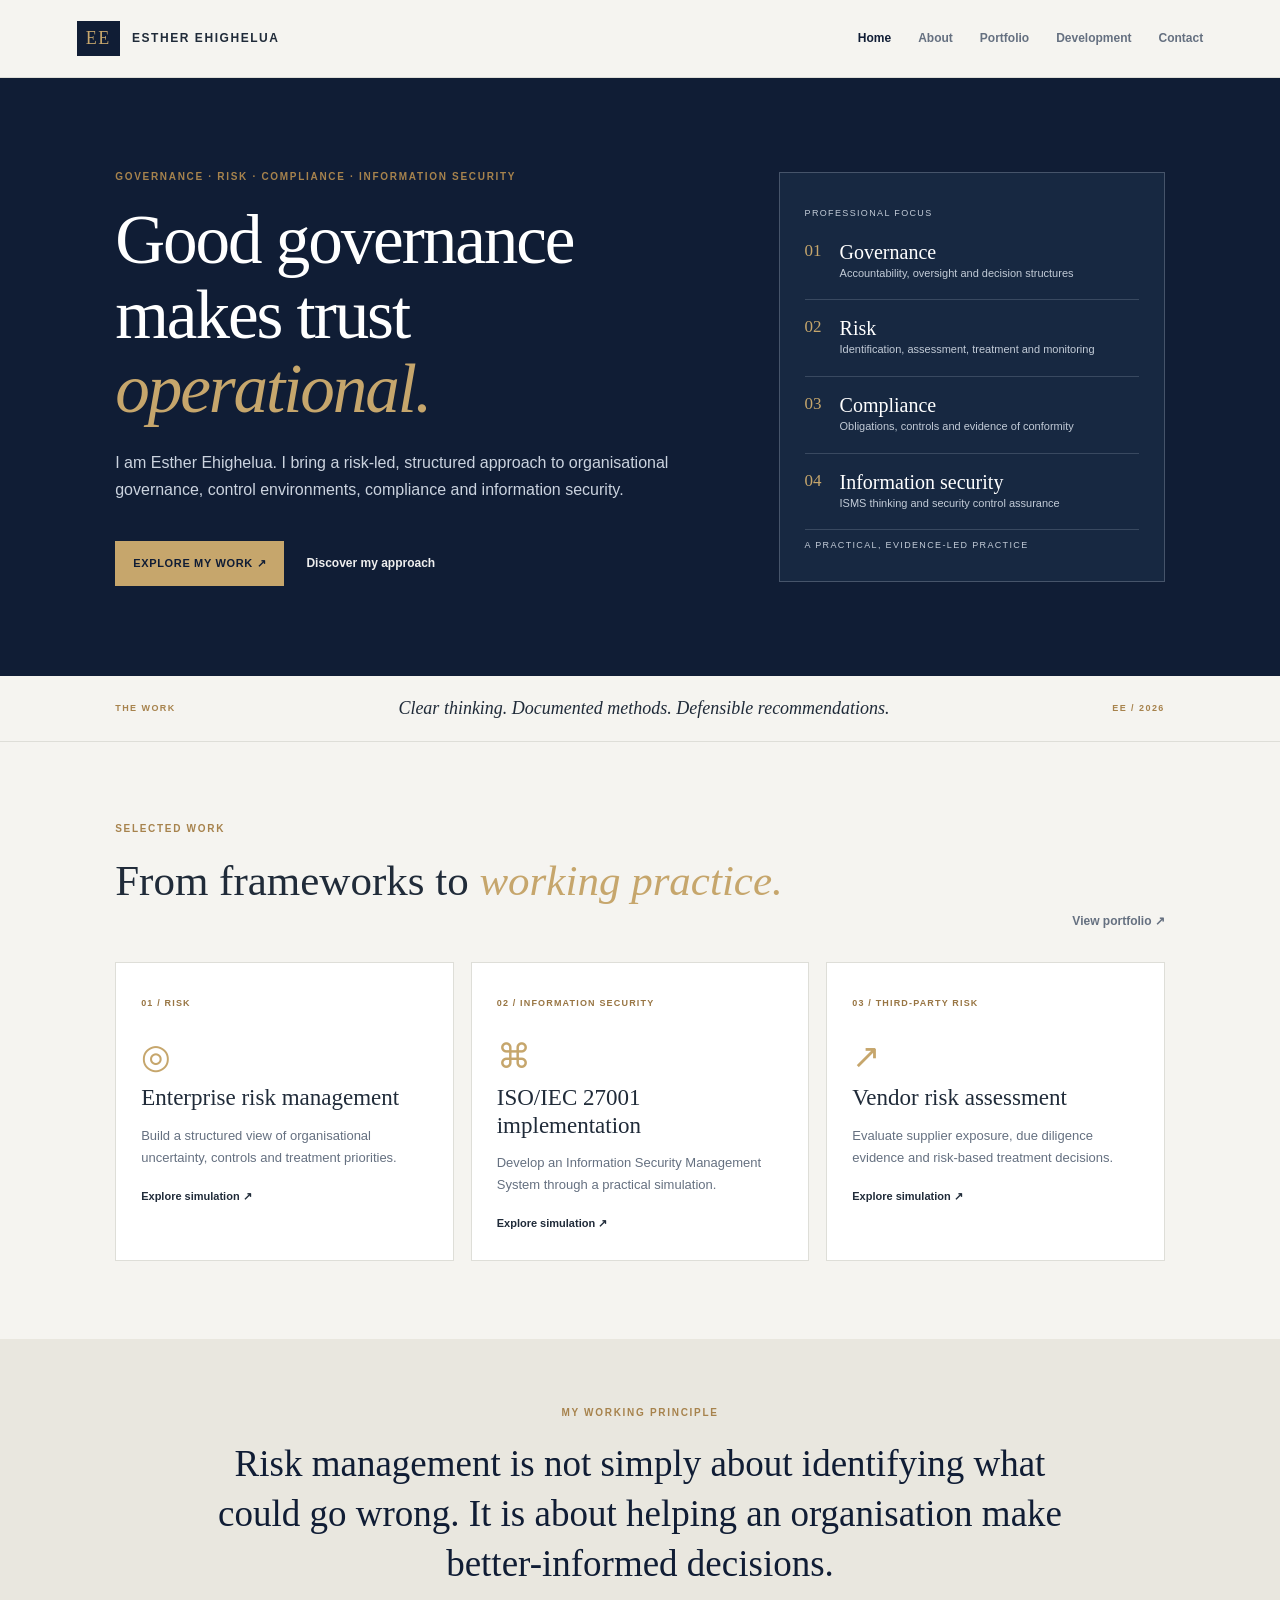
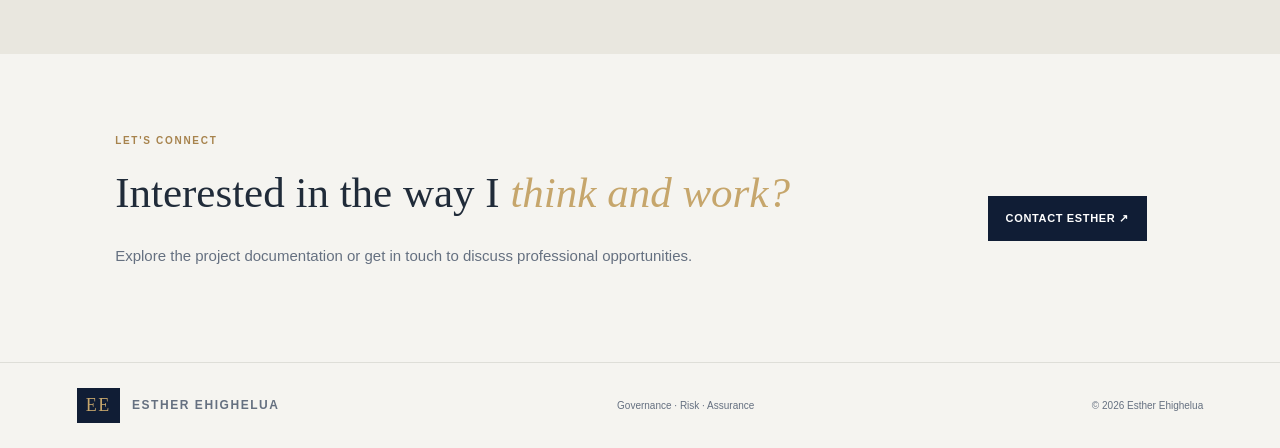
<file: index.html>
<!doctype html><html lang="en"><head><meta charset="utf-8"><meta name="viewport" content="width=device-width,initial-scale=1"><meta name="description" content="Esther Ehighelua's portfolio in governance, risk, compliance and information security."><title>Esther Ehighelua | Governance, Risk & Assurance</title><link rel="stylesheet" href="assets/css/style.css"></head><body><header><a class="brand" href="index.html"><b>EE</b> ESTHER EHIGHELUA</a><button class="menu" aria-label="Toggle menu">☰</button><nav><a class="active" href="index.html">Home</a><a href="about.html">About</a><a href="portfolio.html">Portfolio</a><a href="development.html">Development</a><a href="contact.html">Contact</a></nav></header><main><section class="hero"><div><label>GOVERNANCE · RISK · COMPLIANCE · INFORMATION SECURITY</label><h1>Good governance makes trust <i>operational.</i></h1><p>I am Esther Ehighelua. I bring a risk-led, structured approach to organisational governance, control environments, compliance and information security.</p><a class="btn" href="portfolio.html">EXPLORE MY WORK ↗</a> <a class="link" href="about.html">Discover my approach</a></div><aside><small>PROFESSIONAL FOCUS</small><article><em>01</em><div><strong>Governance</strong><span>Accountability, oversight and decision structures</span></div></article><article><em>02</em><div><strong>Risk</strong><span>Identification, assessment, treatment and monitoring</span></div></article><article><em>03</em><div><strong>Compliance</strong><span>Obligations, controls and evidence of conformity</span></div></article><article><em>04</em><div><strong>Information security</strong><span>ISMS thinking and security control assurance</span></div></article><small>A PRACTICAL, EVIDENCE-LED PRACTICE</small></aside></section><div class="ribbon"><b>THE WORK</b><span>Clear thinking. Documented methods. Defensible recommendations.</span><b>EE / 2026</b></div><section class="section"><div class="heading"><div><label>SELECTED WORK</label><h2>From frameworks to <i>working practice.</i></h2></div><a class="link" href="portfolio.html">View portfolio ↗</a></div><div class="cards"><a class="card" href="projects/nexora-enterprise-risk.html"><small>01 / RISK</small><div class="symbol">◎</div><h3>Enterprise risk management</h3><p>Build a structured view of organisational uncertainty, controls and treatment priorities.</p><b>Explore simulation ↗</b></a><a class="card" href="projects/nexora-iso27001.html"><small>02 / INFORMATION SECURITY</small><div class="symbol">⌘</div><h3>ISO/IEC 27001 implementation</h3><p>Develop an Information Security Management System through a practical simulation.</p><b>Explore simulation ↗</b></a><a class="card" href="projects/nexora-third-party-risk.html"><small>03 / THIRD-PARTY RISK</small><div class="symbol">↗</div><h3>Vendor risk assessment</h3><p>Evaluate supplier exposure, due diligence evidence and risk-based treatment decisions.</p><b>Explore simulation ↗</b></a></div></section><section class="quote"><label>MY WORKING PRINCIPLE</label><blockquote>Risk management is not simply about identifying what could go wrong. It is about helping an organisation make better-informed decisions.</blockquote></section><section class="section closing"><div><label>LET'S CONNECT</label><h2>Interested in the way I <i>think and work?</i></h2><p>Explore the project documentation or get in touch to discuss professional opportunities.</p></div><a class="btn dark" href="contact.html">CONTACT ESTHER ↗</a></section></main><footer><a class="brand" href="index.html"><b>EE</b> ESTHER EHIGHELUA</a><span>Governance · Risk · Assurance</span><span>© 2026 Esther Ehighelua</span></footer><script src="assets/js/main.js"></script></body></html>
</file>
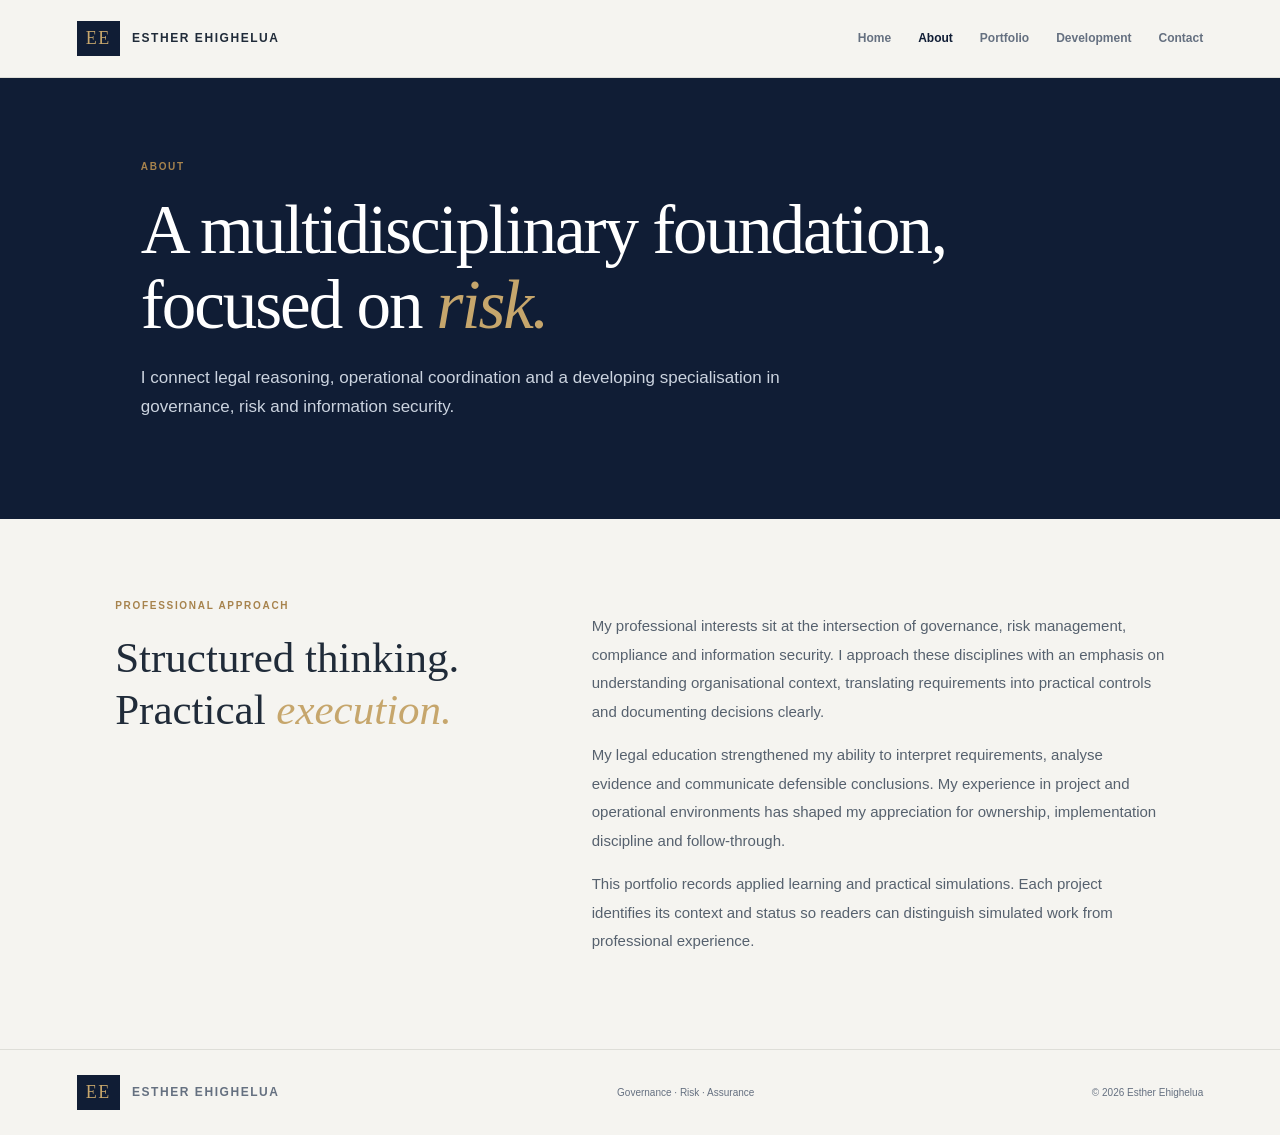
<file: about.html>
<!doctype html><html lang="en"><head><meta charset="utf-8"><meta name="viewport" content="width=device-width,initial-scale=1"><title>About | Esther Ehighelua</title><link rel="stylesheet" href="assets/css/style.css"></head><body><header><a class="brand" href="index.html"><b>EE</b> ESTHER EHIGHELUA</a><button class="menu">☰</button><nav><a href="index.html">Home</a><a class="active" href="about.html">About</a><a href="portfolio.html">Portfolio</a><a href="development.html">Development</a><a href="contact.html">Contact</a></nav></header><main><section class="pagehero"><label>ABOUT</label><h1>A multidisciplinary foundation, focused on <i>risk.</i></h1><p>I connect legal reasoning, operational coordination and a developing specialisation in governance, risk and information security.</p></section><section class="section split"><div><label>PROFESSIONAL APPROACH</label><h2>Structured thinking. Practical <i>execution.</i></h2></div><div><p>My professional interests sit at the intersection of governance, risk management, compliance and information security. I approach these disciplines with an emphasis on understanding organisational context, translating requirements into practical controls and documenting decisions clearly.</p><p>My legal education strengthened my ability to interpret requirements, analyse evidence and communicate defensible conclusions. My experience in project and operational environments has shaped my appreciation for ownership, implementation discipline and follow-through.</p><p>This portfolio records applied learning and practical simulations. Each project identifies its context and status so readers can distinguish simulated work from professional experience.</p></div></section></main><footer><a class="brand" href="index.html"><b>EE</b> ESTHER EHIGHELUA</a><span>Governance · Risk · Assurance</span><span>© 2026 Esther Ehighelua</span></footer><script src="assets/js/main.js"></script></body></html>
</file>
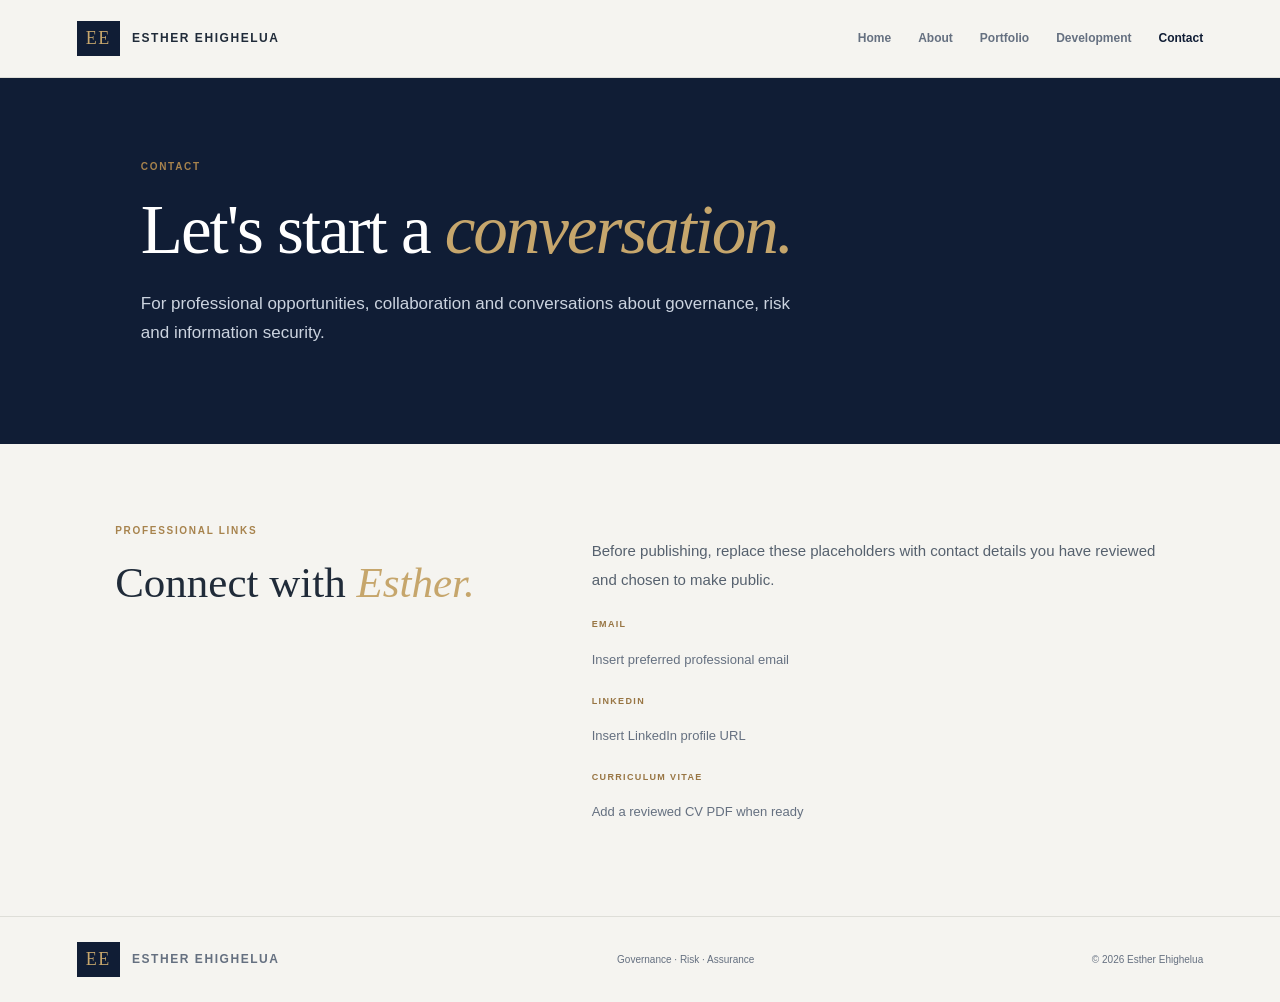
<file: contact.html>
<!doctype html><html lang="en"><head><meta charset="utf-8"><meta name="viewport" content="width=device-width,initial-scale=1"><title>Contact | Esther Ehighelua</title><link rel="stylesheet" href="assets/css/style.css"></head><body><header><a class="brand" href="index.html"><b>EE</b> ESTHER EHIGHELUA</a><button class="menu">☰</button><nav><a href="index.html">Home</a><a href="about.html">About</a><a href="portfolio.html">Portfolio</a><a href="development.html">Development</a><a class="active" href="contact.html">Contact</a></nav></header><main><section class="pagehero"><label>CONTACT</label><h1>Let's start a <i>conversation.</i></h1><p>For professional opportunities, collaboration and conversations about governance, risk and information security.</p></section><section class="section split"><div><label>PROFESSIONAL LINKS</label><h2>Connect with <i>Esther.</i></h2></div><div><p>Before publishing, replace these placeholders with contact details you have reviewed and chosen to make public.</p><div class="detail"><small>EMAIL</small><p>Insert preferred professional email</p></div><div class="detail"><small>LINKEDIN</small><p>Insert LinkedIn profile URL</p></div><div class="detail"><small>CURRICULUM VITAE</small><p>Add a reviewed CV PDF when ready</p></div></div></section></main><footer><a class="brand" href="index.html"><b>EE</b> ESTHER EHIGHELUA</a><span>Governance · Risk · Assurance</span><span>© 2026 Esther Ehighelua</span></footer><script src="assets/js/main.js"></script></body></html>
</file>
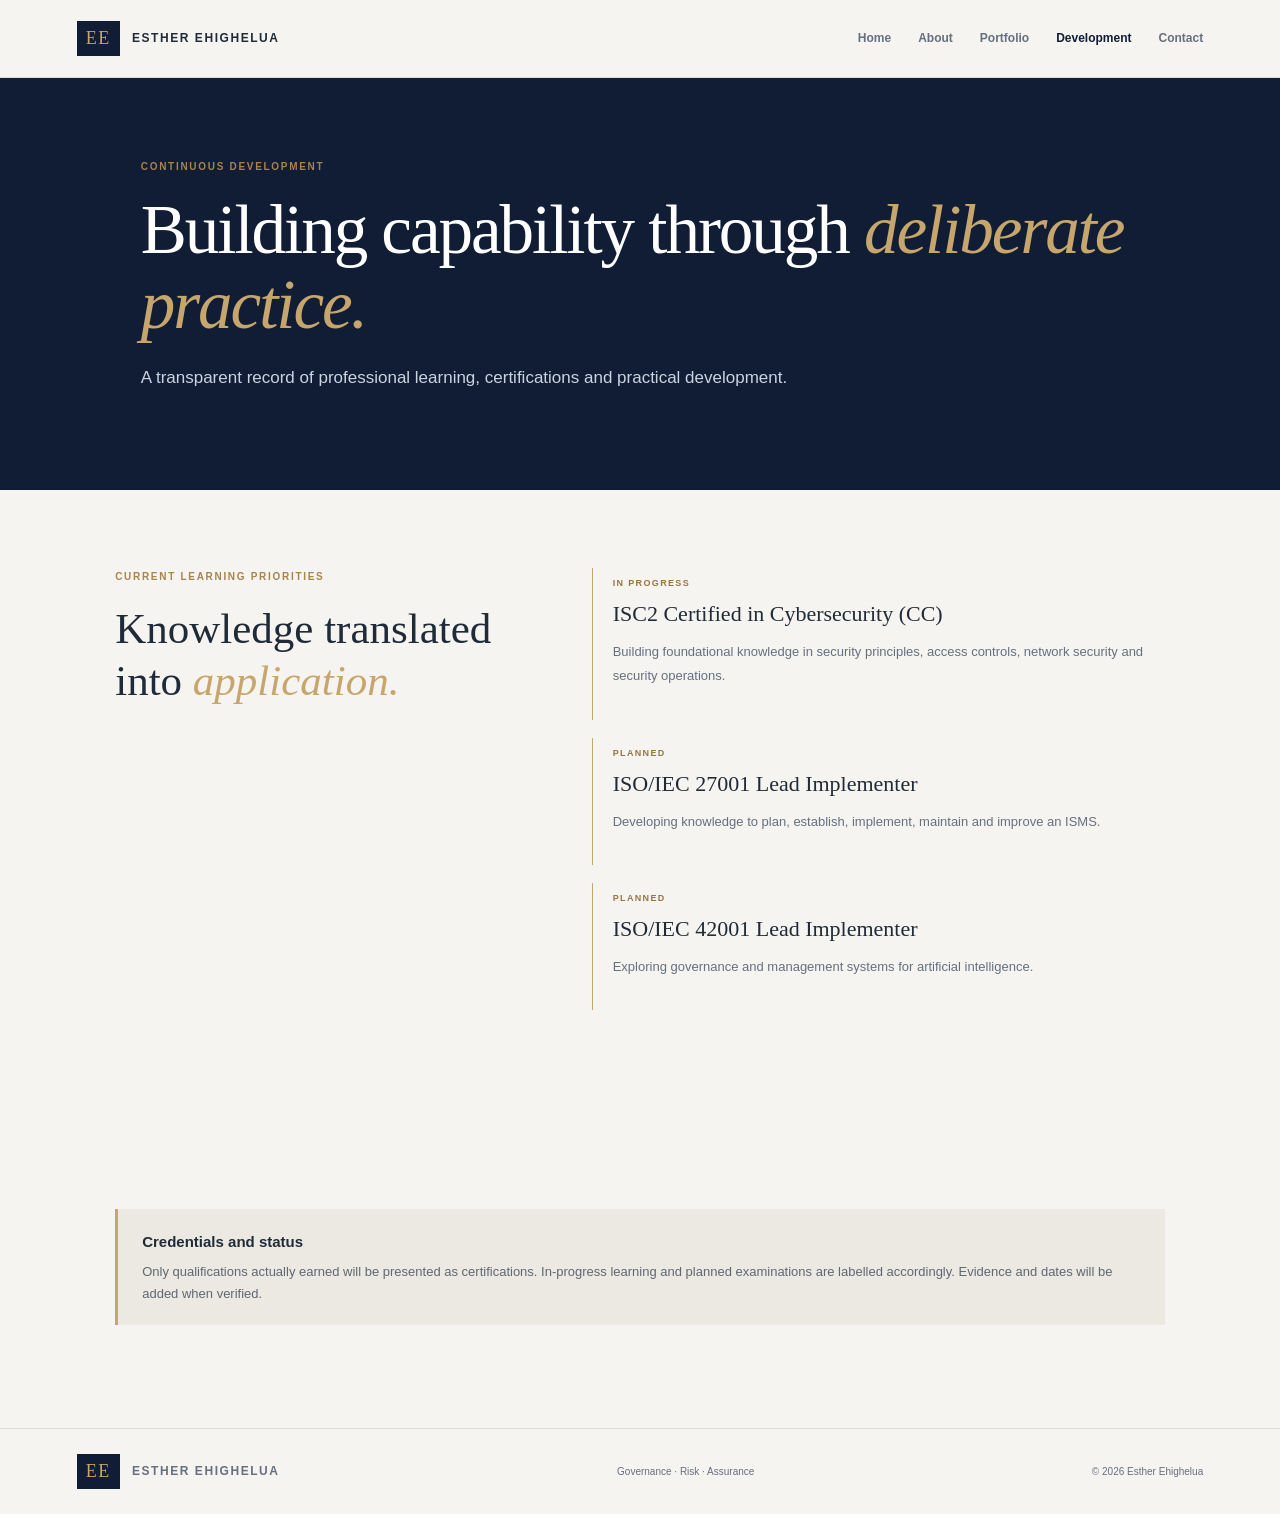
<file: development.html>
<!doctype html><html lang="en"><head><meta charset="utf-8"><meta name="viewport" content="width=device-width,initial-scale=1"><title>Development | Esther Ehighelua</title><link rel="stylesheet" href="assets/css/style.css"></head><body><header><a class="brand" href="index.html"><b>EE</b> ESTHER EHIGHELUA</a><button class="menu">☰</button><nav><a href="index.html">Home</a><a href="about.html">About</a><a href="portfolio.html">Portfolio</a><a class="active" href="development.html">Development</a><a href="contact.html">Contact</a></nav></header><main><section class="pagehero"><label>CONTINUOUS DEVELOPMENT</label><h1>Building capability through <i>deliberate practice.</i></h1><p>A transparent record of professional learning, certifications and practical development.</p></section><section class="section split"><div><label>CURRENT LEARNING PRIORITIES</label><h2>Knowledge translated into <i>application.</i></h2></div><div class="timeline"><article><small>IN PROGRESS</small><h3>ISC2 Certified in Cybersecurity (CC)</h3><p>Building foundational knowledge in security principles, access controls, network security and security operations.</p></article><article><small>PLANNED</small><h3>ISO/IEC 27001 Lead Implementer</h3><p>Developing knowledge to plan, establish, implement, maintain and improve an ISMS.</p></article><article><small>PLANNED</small><h3>ISO/IEC 42001 Lead Implementer</h3><p>Exploring governance and management systems for artificial intelligence.</p></article></div></section><section class="section"><div class="notice"><b>Credentials and status</b><p>Only qualifications actually earned will be presented as certifications. In-progress learning and planned examinations are labelled accordingly. Evidence and dates will be added when verified.</p></div></section></main><footer><a class="brand" href="index.html"><b>EE</b> ESTHER EHIGHELUA</a><span>Governance · Risk · Assurance</span><span>© 2026 Esther Ehighelua</span></footer><script src="assets/js/main.js"></script></body></html>
</file>
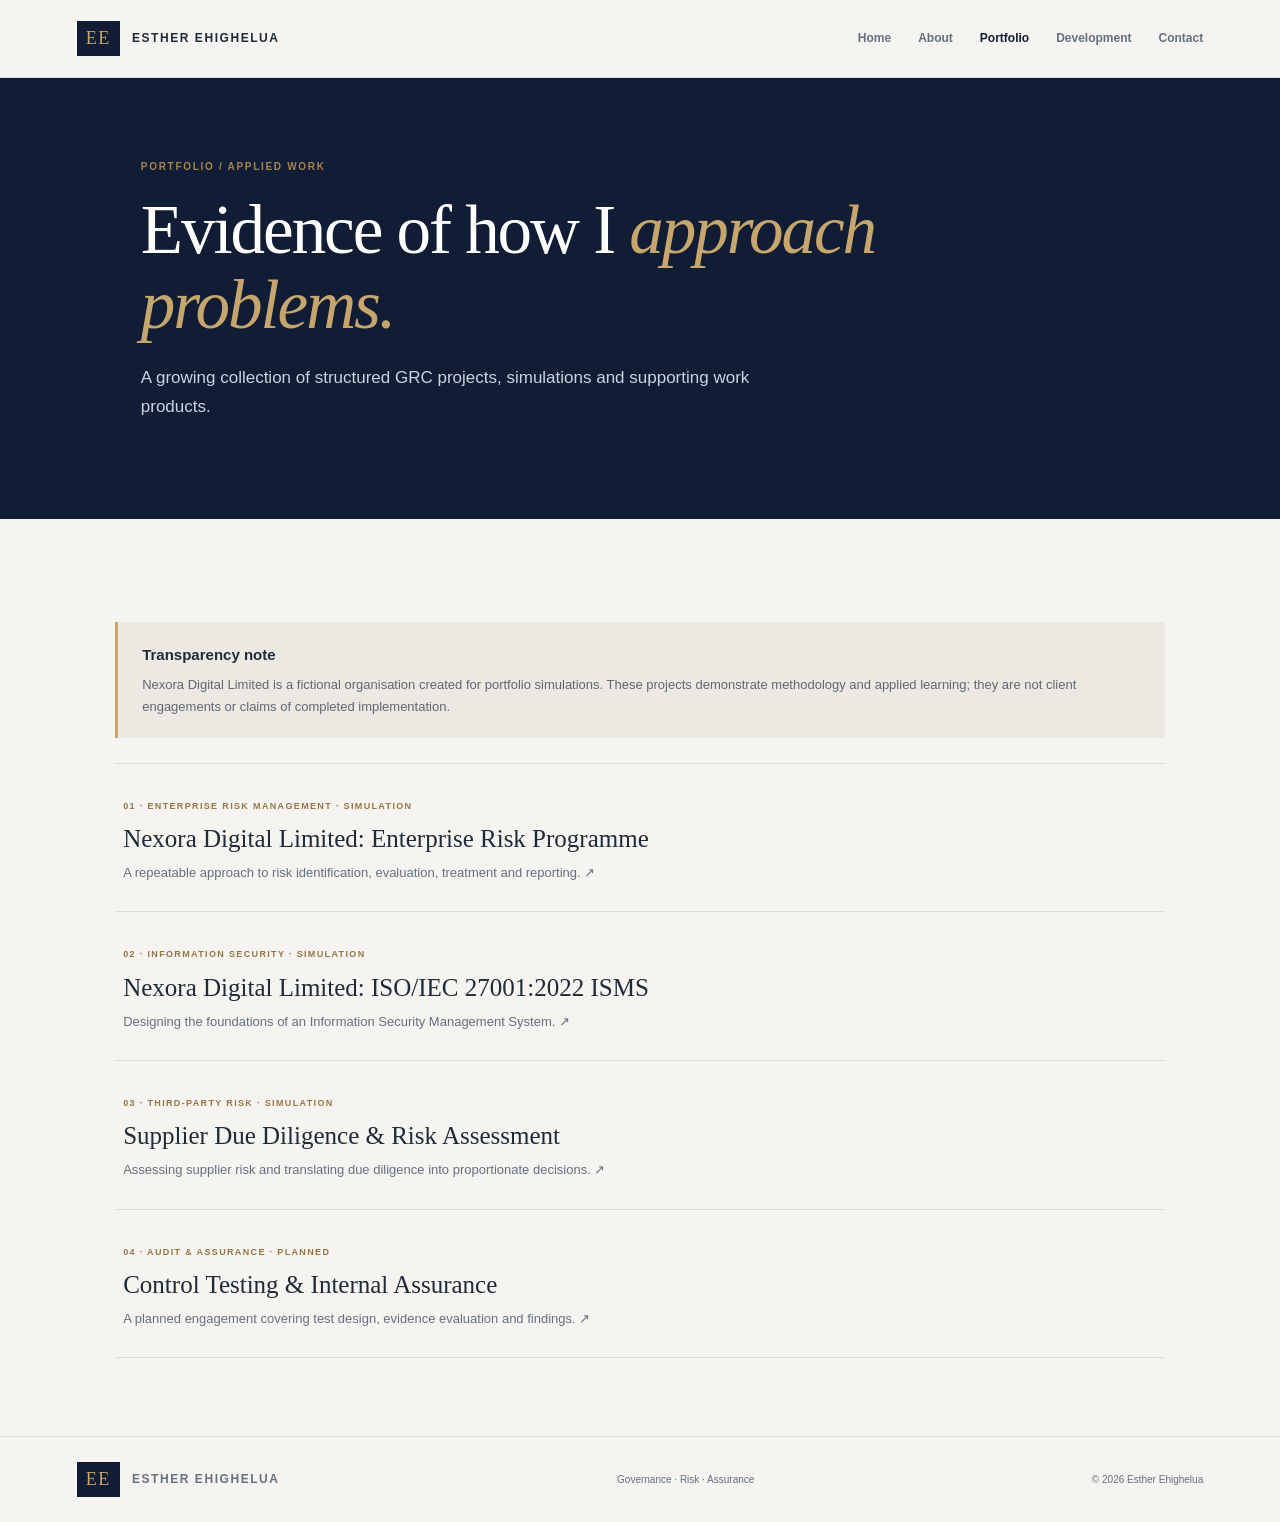
<file: portfolio.html>
<!doctype html><html lang="en"><head><meta charset="utf-8"><meta name="viewport" content="width=device-width,initial-scale=1"><title>Portfolio | Esther Ehighelua</title><link rel="stylesheet" href="assets/css/style.css"></head><body><header><a class="brand" href="index.html"><b>EE</b> ESTHER EHIGHELUA</a><button class="menu">☰</button><nav><a href="index.html">Home</a><a href="about.html">About</a><a class="active" href="portfolio.html">Portfolio</a><a href="development.html">Development</a><a href="contact.html">Contact</a></nav></header><main><section class="pagehero"><label>PORTFOLIO / APPLIED WORK</label><h1>Evidence of how I <i>approach problems.</i></h1><p>A growing collection of structured GRC projects, simulations and supporting work products.</p></section><section class="section"><div class="notice"><b>Transparency note</b><p>Nexora Digital Limited is a fictional organisation created for portfolio simulations. These projects demonstrate methodology and applied learning; they are not client engagements or claims of completed implementation.</p></div><div class="project"><a href="projects/nexora-enterprise-risk.html"><small>01 · ENTERPRISE RISK MANAGEMENT · SIMULATION</small><h2>Nexora Digital Limited: Enterprise Risk Programme</h2><p>A repeatable approach to risk identification, evaluation, treatment and reporting. ↗</p></a><a href="projects/nexora-iso27001.html"><small>02 · INFORMATION SECURITY · SIMULATION</small><h2>Nexora Digital Limited: ISO/IEC 27001:2022 ISMS</h2><p>Designing the foundations of an Information Security Management System. ↗</p></a><a href="projects/nexora-third-party-risk.html"><small>03 · THIRD-PARTY RISK · SIMULATION</small><h2>Supplier Due Diligence & Risk Assessment</h2><p>Assessing supplier risk and translating due diligence into proportionate decisions. ↗</p></a><a href="projects/nexora-control-assurance.html"><small>04 · AUDIT & ASSURANCE · PLANNED</small><h2>Control Testing & Internal Assurance</h2><p>A planned engagement covering test design, evidence evaluation and findings. ↗</p></a></div></section></main><footer><a class="brand" href="index.html"><b>EE</b> ESTHER EHIGHELUA</a><span>Governance · Risk · Assurance</span><span>© 2026 Esther Ehighelua</span></footer><script src="assets/js/main.js"></script></body></html>
</file>
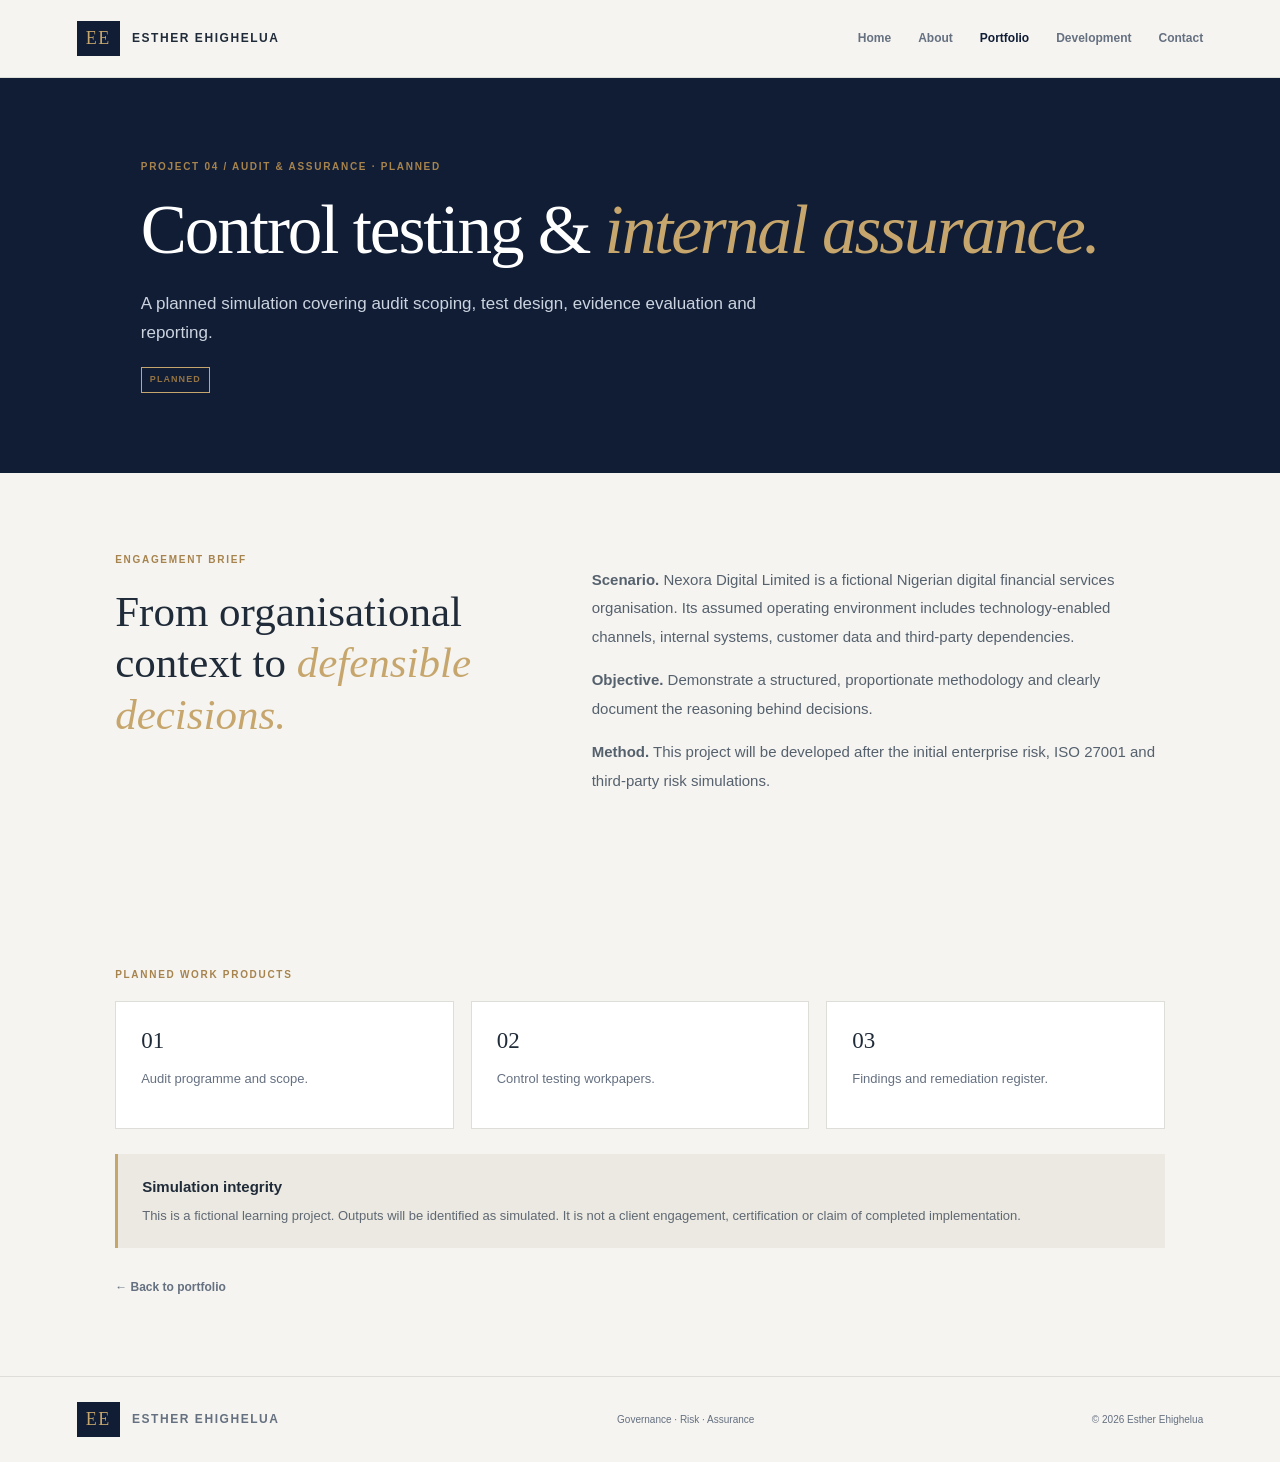
<file: projects/nexora-control-assurance.html>
<!doctype html><html lang="en"><head><meta charset="utf-8"><meta name="viewport" content="width=device-width,initial-scale=1"><title>GRC Project | Esther Ehighelua</title><link rel="stylesheet" href="../assets/css/style.css"></head><body><header><a class="brand" href="../index.html"><b>EE</b> ESTHER EHIGHELUA</a><button class="menu">☰</button><nav><a href="../index.html">Home</a><a href="../about.html">About</a><a class="active" href="../portfolio.html">Portfolio</a><a href="../development.html">Development</a><a href="../contact.html">Contact</a></nav></header><main><section class="pagehero"><label>PROJECT 04 / AUDIT & ASSURANCE · PLANNED</label><h1>Control testing & <i>internal assurance.</i></h1><p>A planned simulation covering audit scoping, test design, evidence evaluation and reporting.</p><span class="status">PLANNED</span></section><section class="section split"><div><label>ENGAGEMENT BRIEF</label><h2>From organisational context to <i>defensible decisions.</i></h2></div><div><p><b>Scenario.</b> Nexora Digital Limited is a fictional Nigerian digital financial services organisation. Its assumed operating environment includes technology-enabled channels, internal systems, customer data and third-party dependencies.</p><p><b>Objective.</b> Demonstrate a structured, proportionate methodology and clearly document the reasoning behind decisions.</p><p><b>Method.</b> This project will be developed after the initial enterprise risk, ISO 27001 and third-party risk simulations.</p></div></section><section class="section"><label>PLANNED WORK PRODUCTS</label><div class="cards"><div class="plain"><h3>01</h3><p>Audit programme and scope.</p></div><div class="plain"><h3>02</h3><p>Control testing workpapers.</p></div><div class="plain"><h3>03</h3><p>Findings and remediation register.</p></div></div><div class="notice"><b>Simulation integrity</b><p>This is a fictional learning project. Outputs will be identified as simulated. It is not a client engagement, certification or claim of completed implementation.</p></div><a class="link" href="../portfolio.html">← Back to portfolio</a></section></main><footer><a class="brand" href="../index.html"><b>EE</b> ESTHER EHIGHELUA</a><span>Governance · Risk · Assurance</span><span>© 2026 Esther Ehighelua</span></footer><script src="../assets/js/main.js"></script></body></html>
</file>
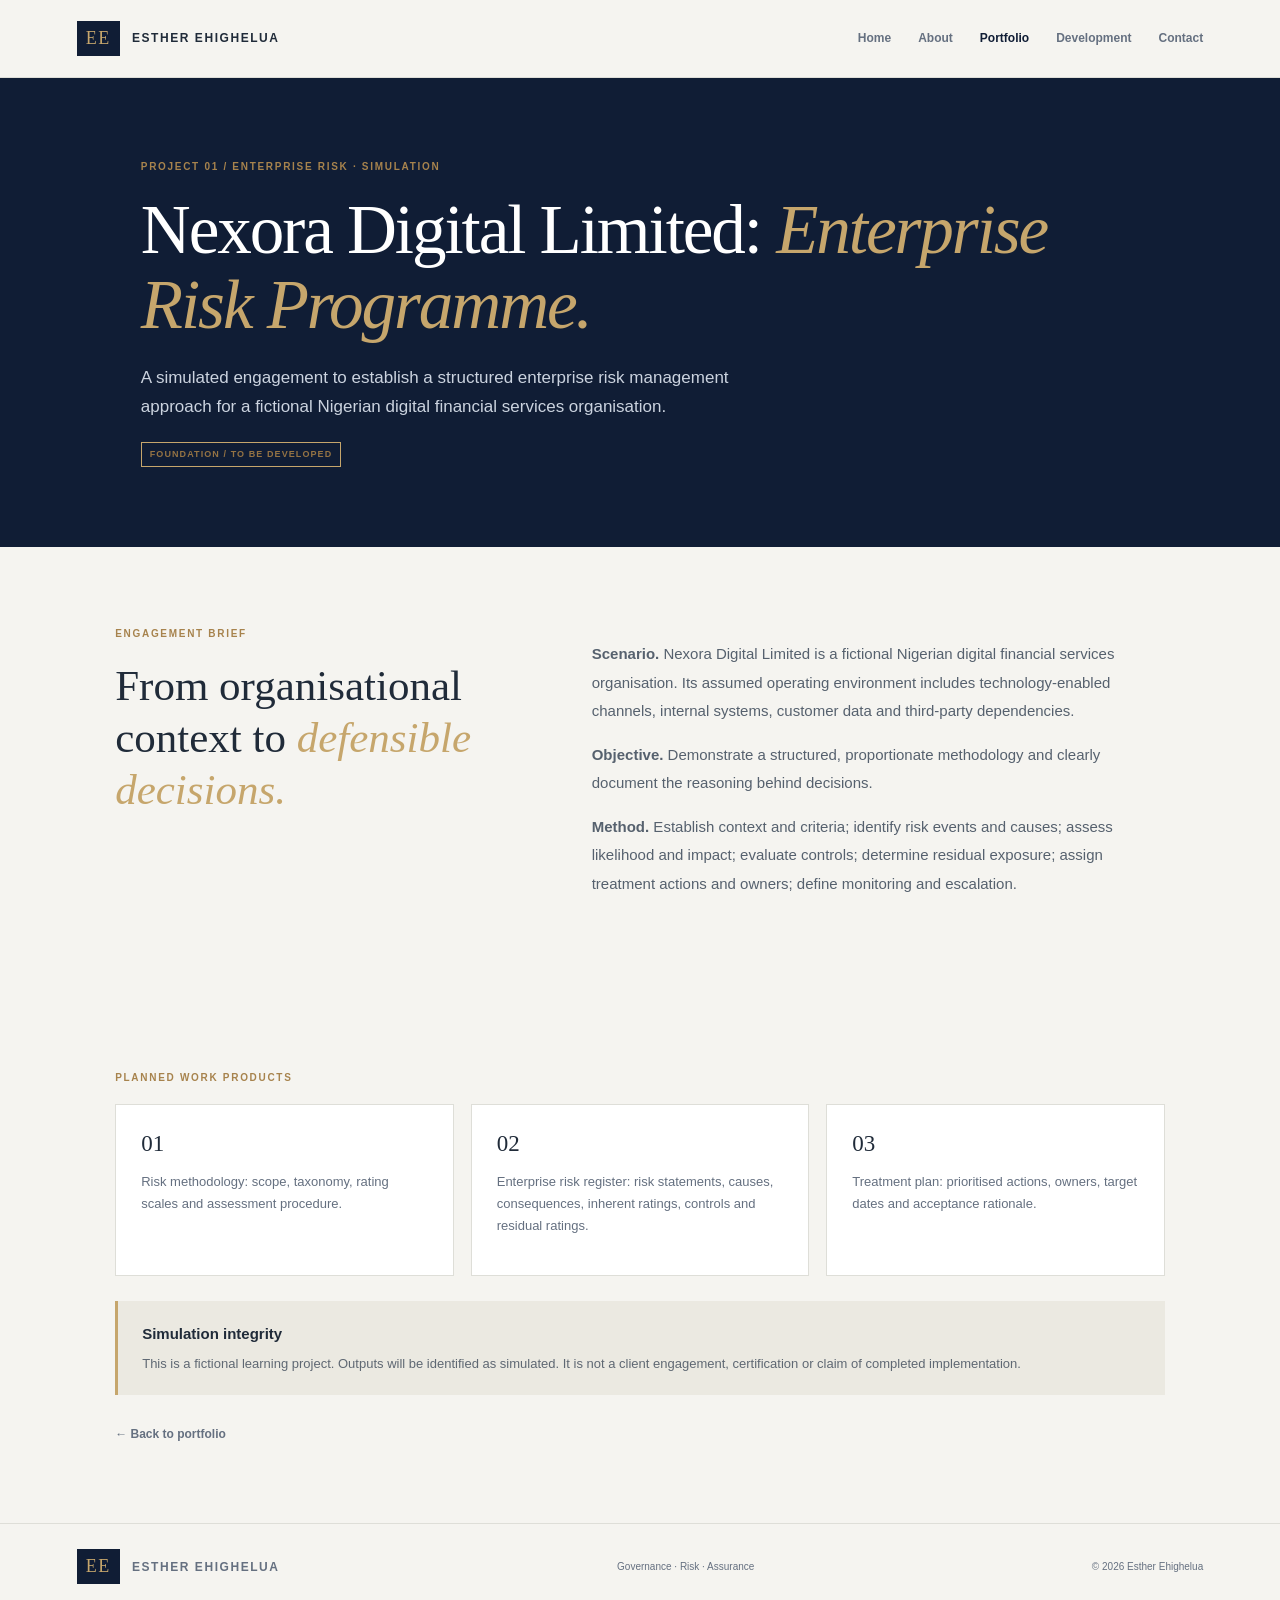
<file: projects/nexora-enterprise-risk.html>
<!doctype html><html lang="en"><head><meta charset="utf-8"><meta name="viewport" content="width=device-width,initial-scale=1"><title>GRC Project | Esther Ehighelua</title><link rel="stylesheet" href="../assets/css/style.css"></head><body><header><a class="brand" href="../index.html"><b>EE</b> ESTHER EHIGHELUA</a><button class="menu">☰</button><nav><a href="../index.html">Home</a><a href="../about.html">About</a><a class="active" href="../portfolio.html">Portfolio</a><a href="../development.html">Development</a><a href="../contact.html">Contact</a></nav></header><main><section class="pagehero"><label>PROJECT 01 / ENTERPRISE RISK · SIMULATION</label><h1>Nexora Digital Limited: <i>Enterprise Risk Programme.</i></h1><p>A simulated engagement to establish a structured enterprise risk management approach for a fictional Nigerian digital financial services organisation.</p><span class="status">FOUNDATION / TO BE DEVELOPED</span></section><section class="section split"><div><label>ENGAGEMENT BRIEF</label><h2>From organisational context to <i>defensible decisions.</i></h2></div><div><p><b>Scenario.</b> Nexora Digital Limited is a fictional Nigerian digital financial services organisation. Its assumed operating environment includes technology-enabled channels, internal systems, customer data and third-party dependencies.</p><p><b>Objective.</b> Demonstrate a structured, proportionate methodology and clearly document the reasoning behind decisions.</p><p><b>Method.</b> Establish context and criteria; identify risk events and causes; assess likelihood and impact; evaluate controls; determine residual exposure; assign treatment actions and owners; define monitoring and escalation.</p></div></section><section class="section"><label>PLANNED WORK PRODUCTS</label><div class="cards"><div class="plain"><h3>01</h3><p>Risk methodology: scope, taxonomy, rating scales and assessment procedure.</p></div><div class="plain"><h3>02</h3><p>Enterprise risk register: risk statements, causes, consequences, inherent ratings, controls and residual ratings.</p></div><div class="plain"><h3>03</h3><p>Treatment plan: prioritised actions, owners, target dates and acceptance rationale.</p></div></div><div class="notice"><b>Simulation integrity</b><p>This is a fictional learning project. Outputs will be identified as simulated. It is not a client engagement, certification or claim of completed implementation.</p></div><a class="link" href="../portfolio.html">← Back to portfolio</a></section></main><footer><a class="brand" href="../index.html"><b>EE</b> ESTHER EHIGHELUA</a><span>Governance · Risk · Assurance</span><span>© 2026 Esther Ehighelua</span></footer><script src="../assets/js/main.js"></script></body></html>
</file>
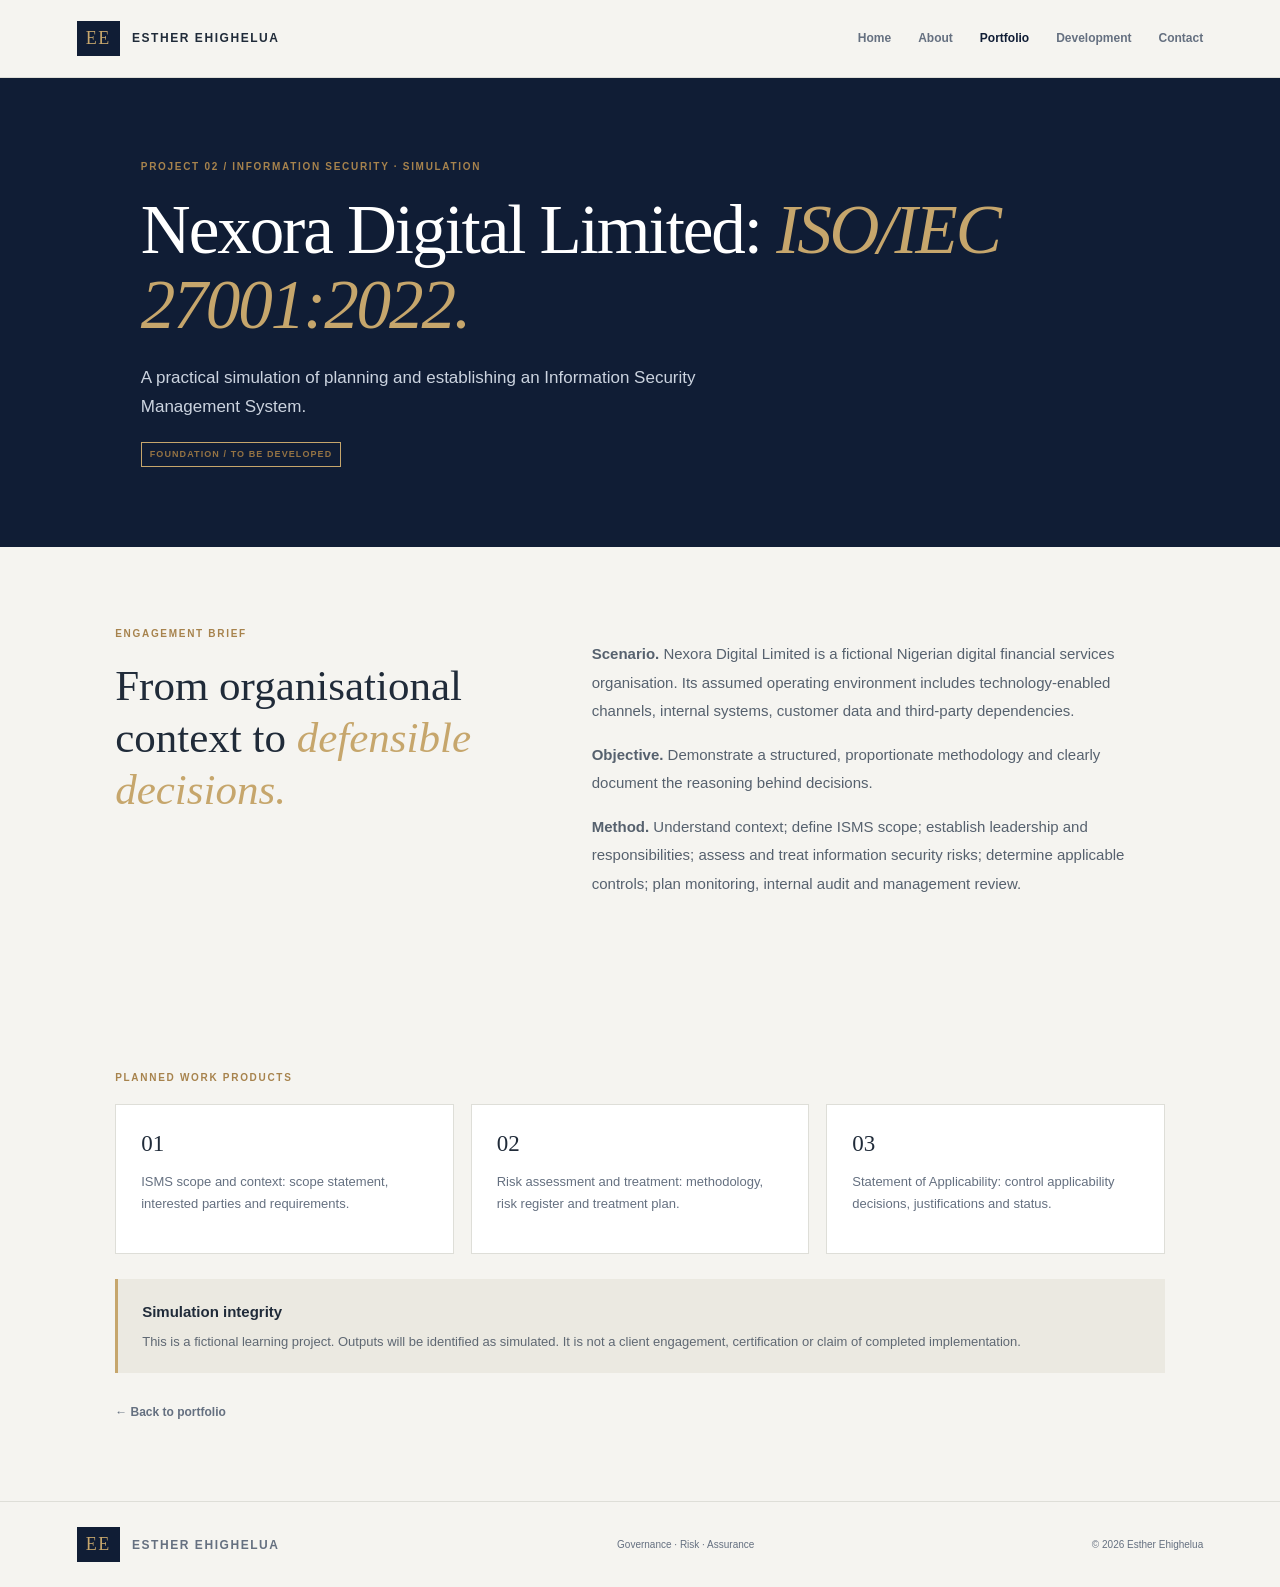
<file: projects/nexora-iso27001.html>
<!doctype html><html lang="en"><head><meta charset="utf-8"><meta name="viewport" content="width=device-width,initial-scale=1"><title>GRC Project | Esther Ehighelua</title><link rel="stylesheet" href="../assets/css/style.css"></head><body><header><a class="brand" href="../index.html"><b>EE</b> ESTHER EHIGHELUA</a><button class="menu">☰</button><nav><a href="../index.html">Home</a><a href="../about.html">About</a><a class="active" href="../portfolio.html">Portfolio</a><a href="../development.html">Development</a><a href="../contact.html">Contact</a></nav></header><main><section class="pagehero"><label>PROJECT 02 / INFORMATION SECURITY · SIMULATION</label><h1>Nexora Digital Limited: <i>ISO/IEC 27001:2022.</i></h1><p>A practical simulation of planning and establishing an Information Security Management System.</p><span class="status">FOUNDATION / TO BE DEVELOPED</span></section><section class="section split"><div><label>ENGAGEMENT BRIEF</label><h2>From organisational context to <i>defensible decisions.</i></h2></div><div><p><b>Scenario.</b> Nexora Digital Limited is a fictional Nigerian digital financial services organisation. Its assumed operating environment includes technology-enabled channels, internal systems, customer data and third-party dependencies.</p><p><b>Objective.</b> Demonstrate a structured, proportionate methodology and clearly document the reasoning behind decisions.</p><p><b>Method.</b> Understand context; define ISMS scope; establish leadership and responsibilities; assess and treat information security risks; determine applicable controls; plan monitoring, internal audit and management review.</p></div></section><section class="section"><label>PLANNED WORK PRODUCTS</label><div class="cards"><div class="plain"><h3>01</h3><p>ISMS scope and context: scope statement, interested parties and requirements.</p></div><div class="plain"><h3>02</h3><p>Risk assessment and treatment: methodology, risk register and treatment plan.</p></div><div class="plain"><h3>03</h3><p>Statement of Applicability: control applicability decisions, justifications and status.</p></div></div><div class="notice"><b>Simulation integrity</b><p>This is a fictional learning project. Outputs will be identified as simulated. It is not a client engagement, certification or claim of completed implementation.</p></div><a class="link" href="../portfolio.html">← Back to portfolio</a></section></main><footer><a class="brand" href="../index.html"><b>EE</b> ESTHER EHIGHELUA</a><span>Governance · Risk · Assurance</span><span>© 2026 Esther Ehighelua</span></footer><script src="../assets/js/main.js"></script></body></html>
</file>
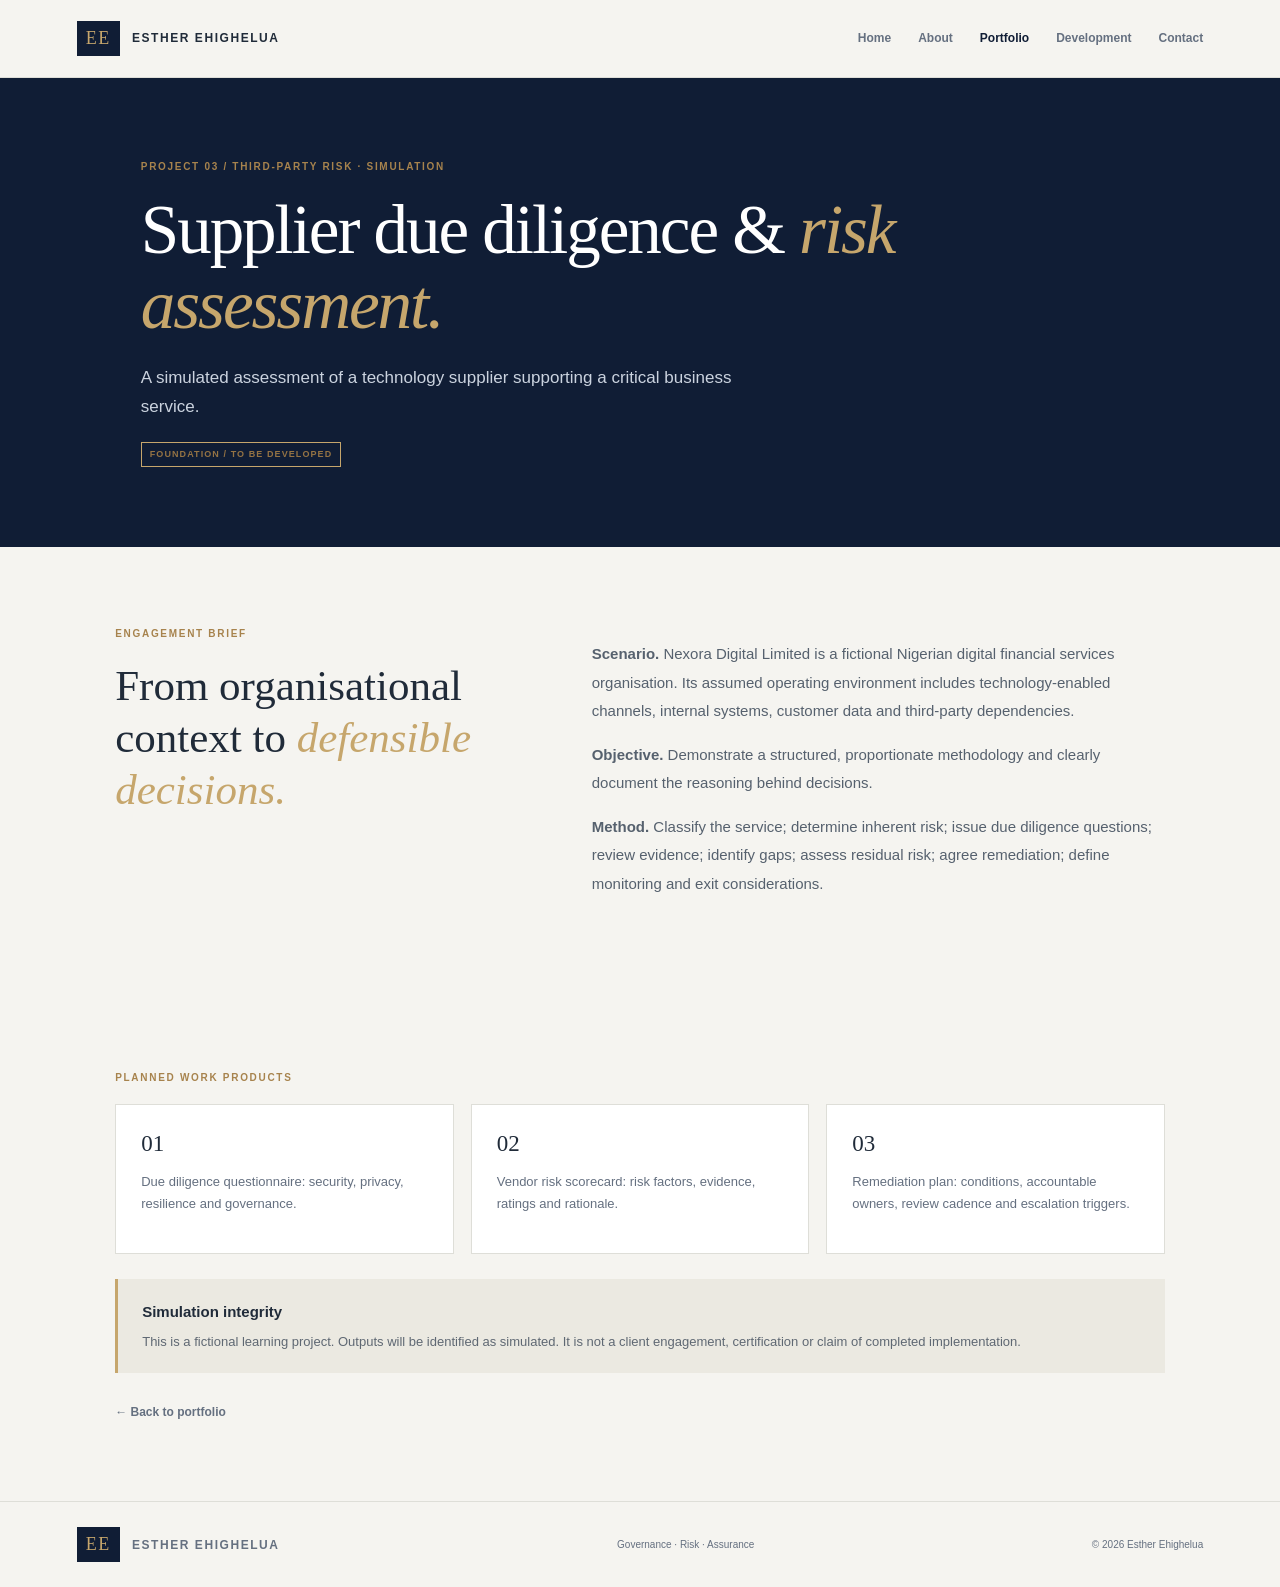
<file: projects/nexora-third-party-risk.html>
<!doctype html><html lang="en"><head><meta charset="utf-8"><meta name="viewport" content="width=device-width,initial-scale=1"><title>GRC Project | Esther Ehighelua</title><link rel="stylesheet" href="../assets/css/style.css"></head><body><header><a class="brand" href="../index.html"><b>EE</b> ESTHER EHIGHELUA</a><button class="menu">☰</button><nav><a href="../index.html">Home</a><a href="../about.html">About</a><a class="active" href="../portfolio.html">Portfolio</a><a href="../development.html">Development</a><a href="../contact.html">Contact</a></nav></header><main><section class="pagehero"><label>PROJECT 03 / THIRD-PARTY RISK · SIMULATION</label><h1>Supplier due diligence & <i>risk assessment.</i></h1><p>A simulated assessment of a technology supplier supporting a critical business service.</p><span class="status">FOUNDATION / TO BE DEVELOPED</span></section><section class="section split"><div><label>ENGAGEMENT BRIEF</label><h2>From organisational context to <i>defensible decisions.</i></h2></div><div><p><b>Scenario.</b> Nexora Digital Limited is a fictional Nigerian digital financial services organisation. Its assumed operating environment includes technology-enabled channels, internal systems, customer data and third-party dependencies.</p><p><b>Objective.</b> Demonstrate a structured, proportionate methodology and clearly document the reasoning behind decisions.</p><p><b>Method.</b> Classify the service; determine inherent risk; issue due diligence questions; review evidence; identify gaps; assess residual risk; agree remediation; define monitoring and exit considerations.</p></div></section><section class="section"><label>PLANNED WORK PRODUCTS</label><div class="cards"><div class="plain"><h3>01</h3><p>Due diligence questionnaire: security, privacy, resilience and governance.</p></div><div class="plain"><h3>02</h3><p>Vendor risk scorecard: risk factors, evidence, ratings and rationale.</p></div><div class="plain"><h3>03</h3><p>Remediation plan: conditions, accountable owners, review cadence and escalation triggers.</p></div></div><div class="notice"><b>Simulation integrity</b><p>This is a fictional learning project. Outputs will be identified as simulated. It is not a client engagement, certification or claim of completed implementation.</p></div><a class="link" href="../portfolio.html">← Back to portfolio</a></section></main><footer><a class="brand" href="../index.html"><b>EE</b> ESTHER EHIGHELUA</a><span>Governance · Risk · Assurance</span><span>© 2026 Esther Ehighelua</span></footer><script src="../assets/js/main.js"></script></body></html>
</file>
<file: assets/css/style.css>
*{box-sizing:border-box}body{margin:0;background:#f5f4f0;color:#202b39;font:15px/1.7 Inter,Arial,sans-serif}a{color:inherit}header{height:78px;padding:0 6%;display:flex;align-items:center;justify-content:space-between;border-bottom:1px solid #deded8;position:sticky;top:0;background:#f5f4f0;z-index:5}.brand{text-decoration:none;font-size:12px;font-weight:800;letter-spacing:.13em;display:flex;align-items:center;gap:12px}.brand b{background:#101d35;color:#c6a66c;padding:7px 9px;font:18px Georgia}nav{display:flex;gap:27px}nav a,.link{font-size:12px;text-decoration:none;color:#657080;font-weight:700}nav a:hover,nav .active,.link:hover{color:#101d35}.menu{display:none}label{display:block;color:#a7834d;font-size:10px;letter-spacing:.17em;font-weight:800;margin-bottom:18px}.hero,.pagehero{background:#101d35;color:white;padding:90px 9%}.hero{display:grid;grid-template-columns:1.2fr .8fr;gap:8%;align-items:center;min-height:570px}.hero h1,.pagehero h1{font:400 clamp(42px,5.4vw,70px)/1.08 Georgia;margin:0 0 22px;letter-spacing:-.03em}.hero h1 i,.pagehero h1 i,h2 i{color:#c6a66c;font-weight:400}.hero p,.pagehero p{color:#cbd3df;max-width:650px;font-size:16px}.btn{display:inline-block;background:#c6a66c;color:#101d35;text-decoration:none;padding:13px 18px;font-size:11px;font-weight:800;letter-spacing:.06em;margin:22px 18px 0 0}.btn.dark{background:#101d35;color:white}.hero .link{color:#eee}.hero aside{background:#172841;border:1px solid #46546a;padding:25px}.hero aside small{font-size:9px;letter-spacing:.15em;color:#c2cbd7}.hero article{display:flex;gap:18px;padding:17px 0;border-bottom:1px solid #394960}.hero article em{color:#c6a66c;font:17px Georgia}.hero article strong,.hero article span{display:block}.hero article strong{font:20px Georgia}.hero article span{font-size:11px;color:#c2cbd7}.ribbon{padding:22px 9%;display:flex;justify-content:space-between;gap:18px;align-items:center;border-bottom:1px solid #deded8}.ribbon b{font-size:9px;color:#a7834d;letter-spacing:.16em}.ribbon span{font:italic 18px Georgia}.section{padding:78px 9%}.heading{display:flex;align-items:end;justify-content:space-between;margin-bottom:30px}h2{font:400 clamp(30px,3.5vw,43px)/1.2 Georgia;margin:0 0 25px}.cards{display:grid;grid-template-columns:repeat(3,1fr);gap:17px}.card,.plain{background:white;border:1px solid #deded8;padding:25px;text-decoration:none;display:block}.card:hover{border-color:#c6a66c;transform:translateY(-3px)}.card small{font-size:9px;color:#987543;letter-spacing:.13em;font-weight:800}.symbol{font:34px Georgia;color:#c6a66c;margin:23px 0 8px}.card h3,.plain h3{font:23px/1.2 Georgia;margin:0 0 12px}.card p,.plain p{font-size:13px;color:#657080}.card>b{font-size:11px}.quote{background:#e9e7df;text-align:center;padding:65px 15%}.quote blockquote{font:clamp(25px,3vw,37px)/1.35 Georgia;color:#101d35;margin:0}.pagehero{padding:80px 11%}.pagehero p{font-size:17px}.split{display:grid;grid-template-columns:.8fr 1.2fr;gap:9%;align-items:start}.split p{color:#56616e;line-height:1.9}.notice{background:#ebe9e1;border-left:3px solid #c6a66c;padding:20px 24px;margin:25px 0}.notice p{margin:6px 0 0;color:#5f6873;font-size:13px}.project{border-top:1px solid #deded8}.project>a{display:block;padding:27px 8px;border-bottom:1px solid #deded8;text-decoration:none}.project small,.timeline small,.detail small{font-size:9px;letter-spacing:.15em;color:#987543;font-weight:800}.project h2{font-size:25px;margin:8px 0}.project p{color:#657080;font-size:13px;margin:0}.status{display:inline-block;border:1px solid #c6a66c;color:#947344;padding:4px 8px;font-size:9px;letter-spacing:.12em;font-weight:800}.timeline article{border-left:1px solid #c6a66c;padding:0 0 18px 20px;margin-bottom:18px}.timeline h3{font:22px Georgia;margin:7px 0}.timeline p,.detail p{color:#657080;font-size:13px}.closing{display:flex;justify-content:space-between;align-items:center;gap:30px}.closing p{color:#657080}footer{border-top:1px solid #deded8;padding:25px 6%;display:flex;justify-content:space-between;align-items:center;color:#657080;font-size:10px}@media(max-width:760px){header{height:68px}.menu{display:block;border:0;background:none;font-size:23px;color:#101d35}nav{display:none;position:absolute;top:67px;left:0;right:0;background:#f5f4f0;padding:20px 7%;flex-direction:column;gap:15px;border-bottom:1px solid #deded8}nav.open{display:flex}.hero{grid-template-columns:1fr;padding:65px 7%;gap:35px}.section{padding:58px 7%}.cards{grid-template-columns:1fr}.heading,.closing{display:block}.pagehero{padding:65px 7%}.split{grid-template-columns:1fr;gap:18px}.ribbon{padding:18px 7%;flex-wrap:wrap}.ribbon span{font-size:15px}.quote{padding:50px 8%}footer{padding:22px 7%;gap:12px;flex-wrap:wrap}}
</file>
